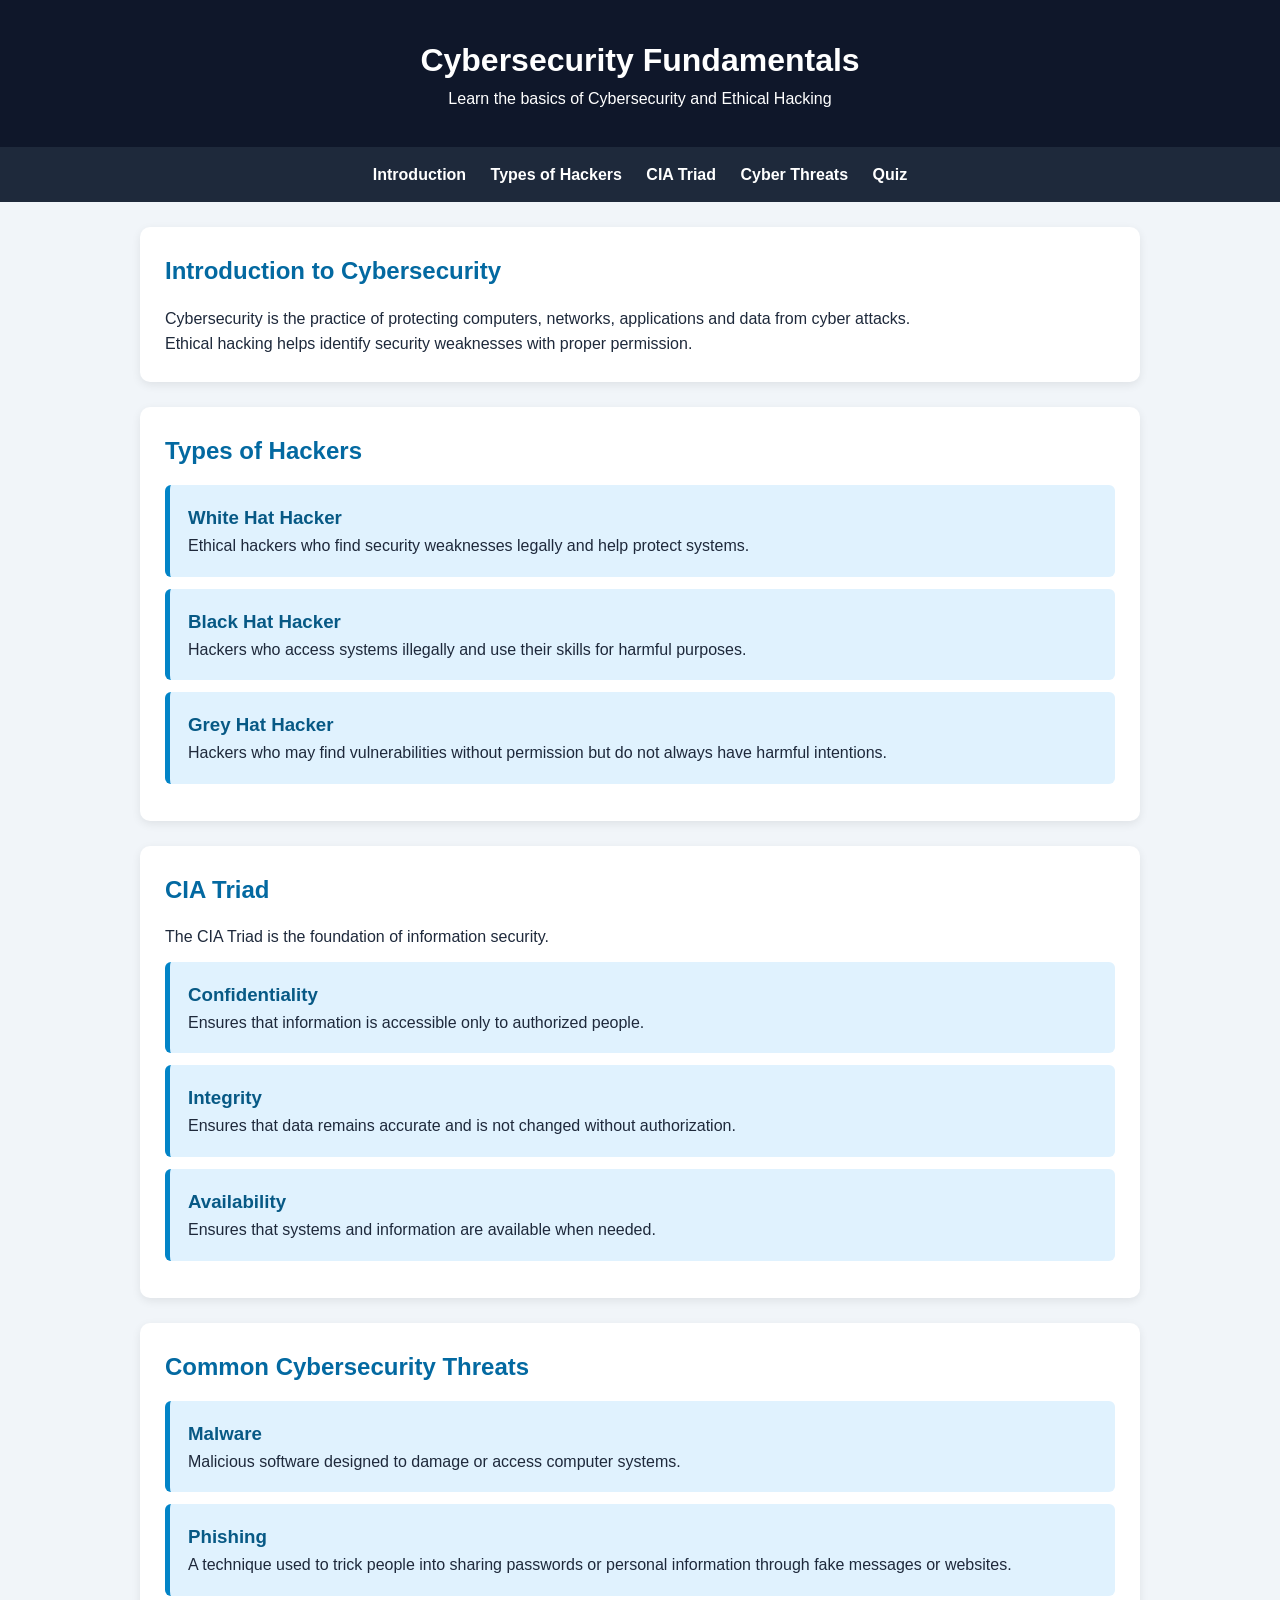
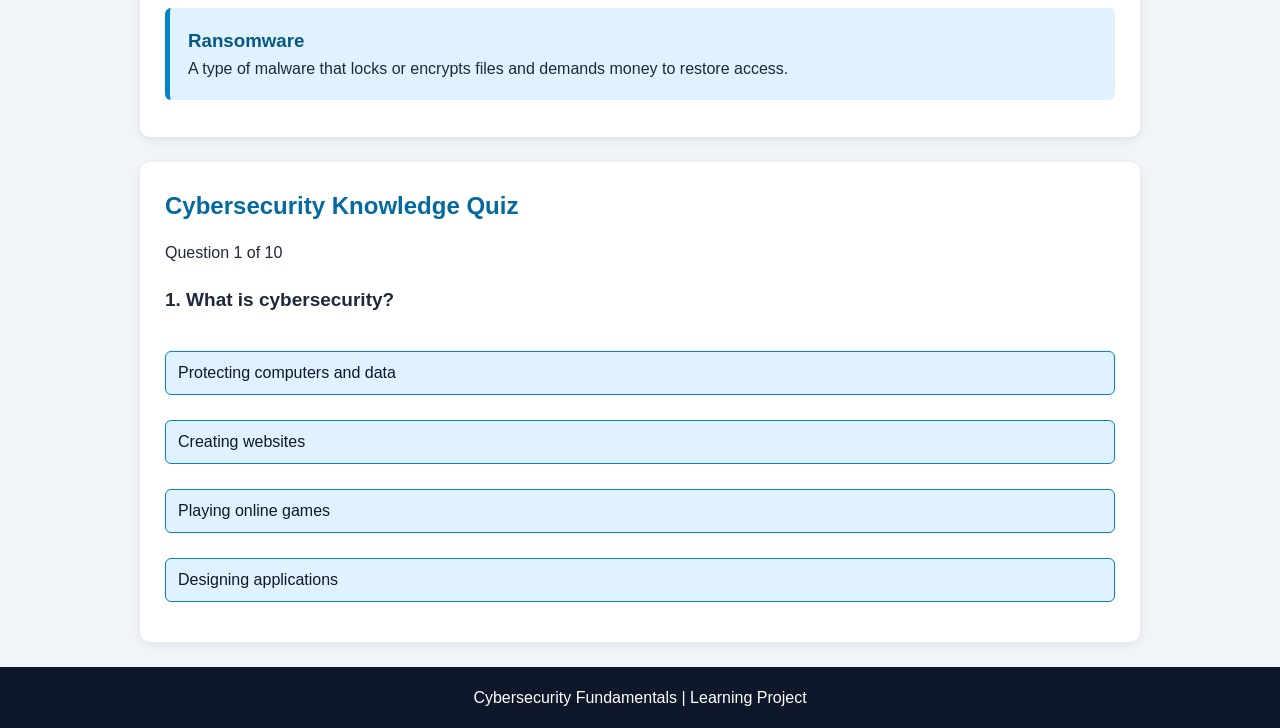
<file: CybersecurityFundamentals/index.html>
<!DOCTYPE html>
<html lang="en">

<head>
    <meta charset="UTF-8">
    <meta name="viewport" content="width=device-width, initial-scale=1.0">
    <title>Cybersecurity Fundamentals</title>
    <link rel="stylesheet" href="style.css">
</head>

<body>

    <header>
        <h1>Cybersecurity Fundamentals</h1>
        <p>Learn the basics of Cybersecurity and Ethical Hacking</p>
    </header>

    <nav>
        <a href="#intro">Introduction</a>
        <a href="#hackers">Types of Hackers</a>
        <a href="#cia">CIA Triad</a>
        <a href="#threats">Cyber Threats</a>
        <a href="#quiz">Quiz</a>
    </nav>

    <main>

        <section id="intro">
            <h2>Introduction to Cybersecurity</h2>
            <p>
                Cybersecurity is the practice of protecting computers,
                networks, applications and data from cyber attacks.
            </p>
            <p>
                Ethical hacking helps identify security weaknesses
                with proper permission.
            </p>
        </section>

        <section id="hackers">
            <h2>Types of Hackers</h2>

            <div class="card">
                <h3>White Hat Hacker</h3>
                <p>Ethical hackers who find security weaknesses legally and help protect systems.</p>
            </div>

            <div class="card">
                <h3>Black Hat Hacker</h3>
                <p>Hackers who access systems illegally and use their skills for harmful purposes.</p>
            </div>

            <div class="card">
                <h3>Grey Hat Hacker</h3>
                <p>Hackers who may find vulnerabilities without permission but do not always have harmful intentions.
                </p>
            </div>
        </section>

        <section id="cia">
            <h2>CIA Triad</h2>
            <p>The CIA Triad is the foundation of information security.</p>

            <div class="card">
                <h3>Confidentiality</h3>
                <p>Ensures that information is accessible only to authorized people.</p>
            </div>

            <div class="card">
                <h3>Integrity</h3>
                <p>Ensures that data remains accurate and is not changed without authorization.</p>
            </div>

            <div class="card">
                <h3>Availability</h3>
                <p>Ensures that systems and information are available when needed.</p>
            </div>
        </section>

        <section id="threats">
            <h2>Common Cybersecurity Threats</h2>

            <div class="card">
                <h3>Malware</h3>
                <p>Malicious software designed to damage or access computer systems.</p>
            </div>

            <div class="card">
                <h3>Phishing</h3>
                <p>A technique used to trick people into sharing passwords or personal information through fake messages
                    or websites.</p>
            </div>

            <div class="card">
                <h3>Ransomware</h3>
                <p>A type of malware that locks or encrypts files and demands money to restore access.</p>
            </div>
        </section>

        <!-- CYBERSECURITY QUIZ -->

        <section id="quiz">
            <h2>Cybersecurity Knowledge Quiz</h2>

            <p id="progress"></p>

            <p id="question"></p>

            <div id="answers"></div>

            <p id="result"></p>

            <button id="nextBtn" onclick="nextQuestion()" style="display:none;">
                Next Question
            </button>

            <button id="restartBtn" onclick="restartQuiz()" style="display:none;">
                Restart Quiz
            </button>
        </section>

    </main>

    <footer>
        <p>Cybersecurity Fundamentals | Learning Project</p>
    </footer>

    <script src="script.js"></script>

</body>

</html>
</file>
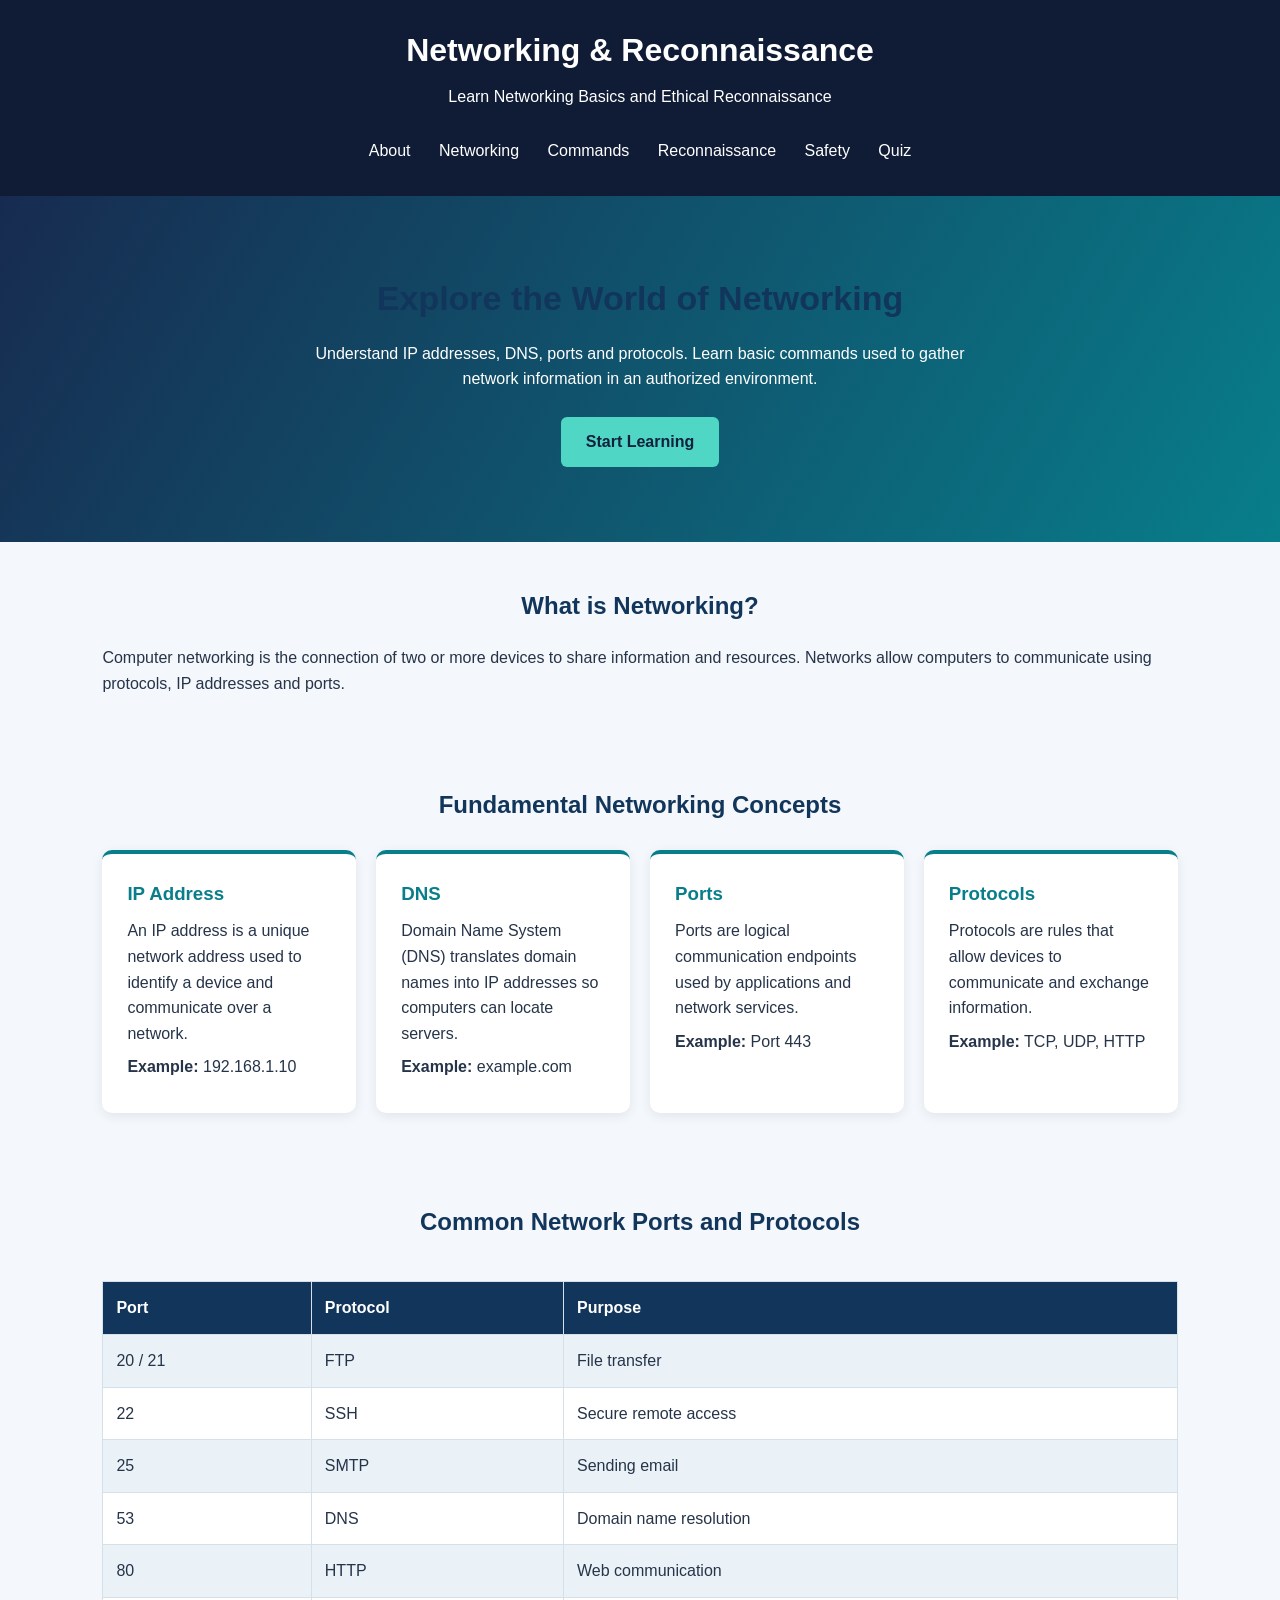
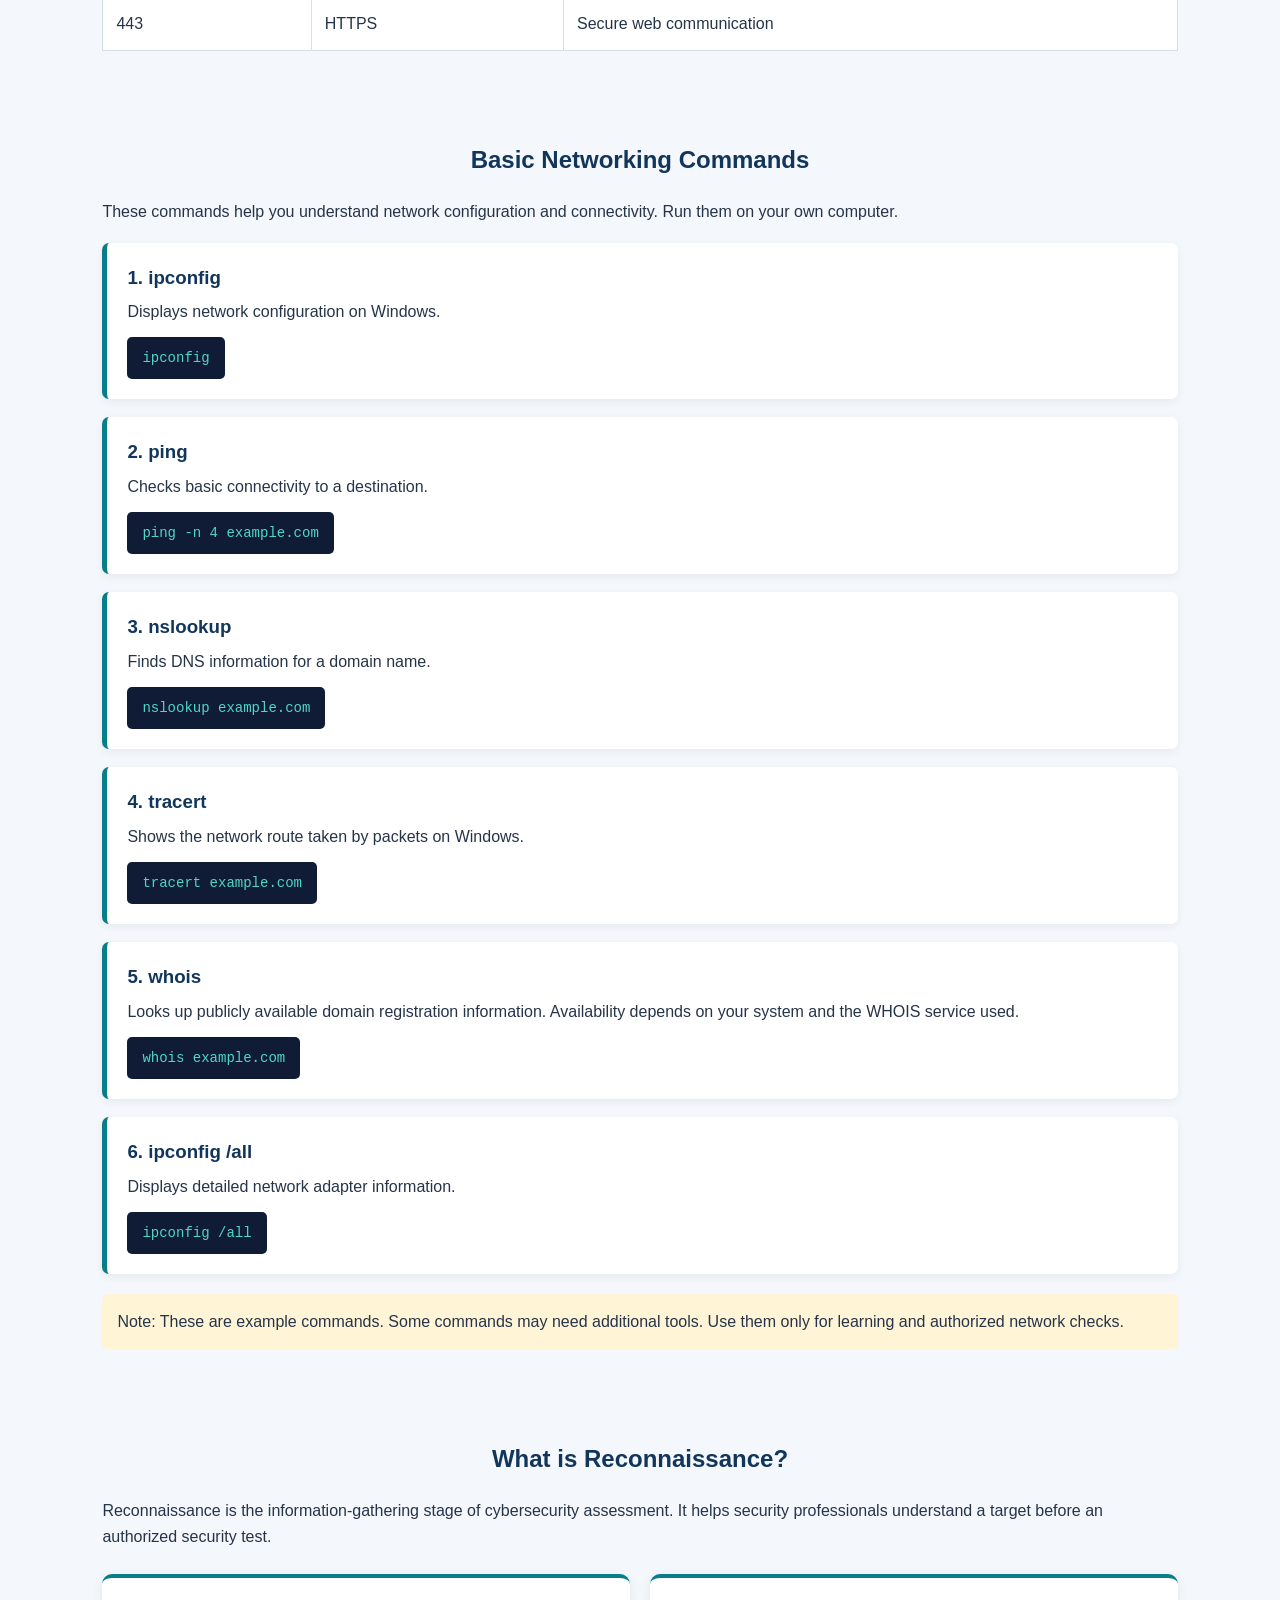
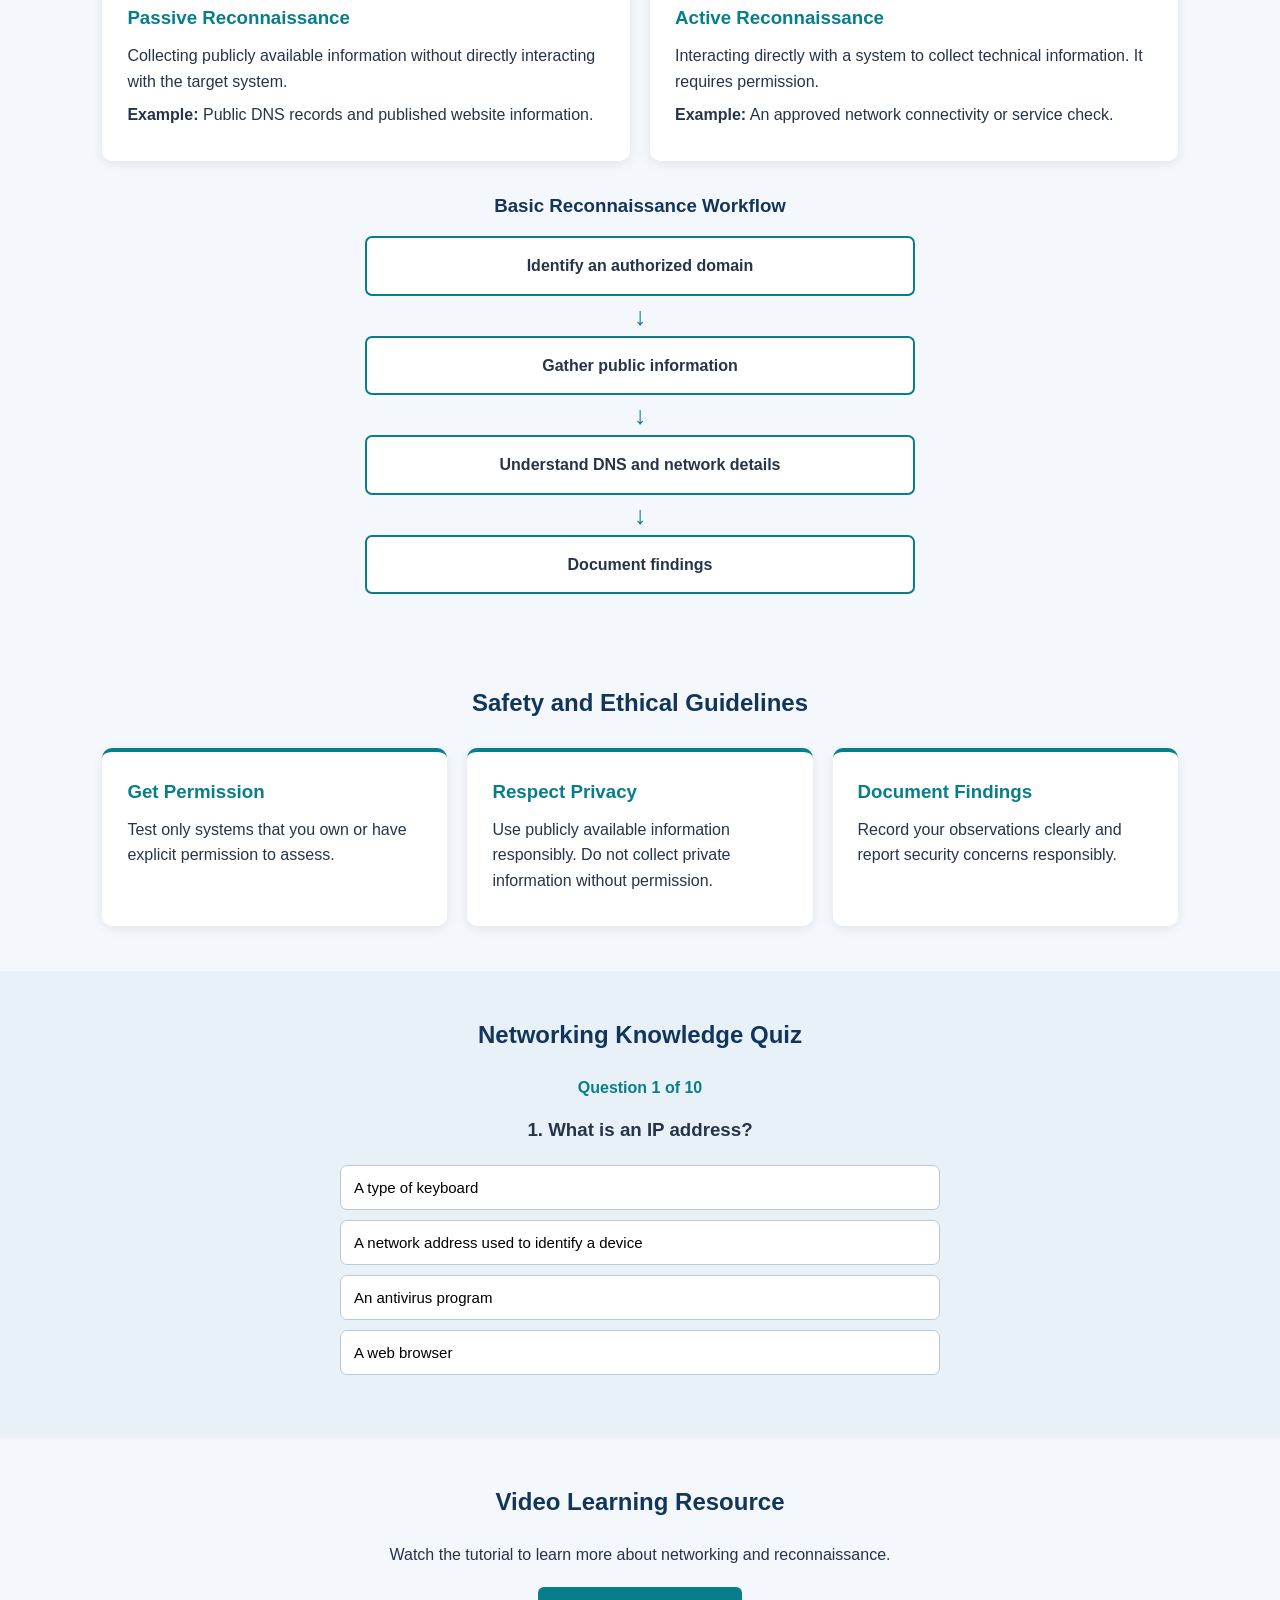
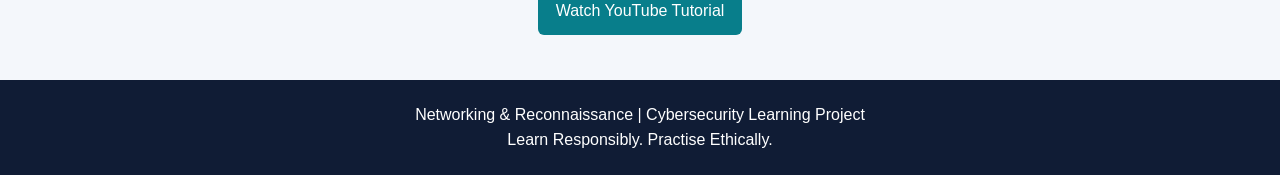
<file: NetworkingReconnaissance/index.html>
<!DOCTYPE html>
<html lang="en">
<head>
    <meta charset="UTF-8">
    <meta name="viewport" content="width=device-width, initial-scale=1.0">
    <title>Networking & Reconnaissance</title>
    <link rel="stylesheet" href="style.css">
</head>
<body>

<header>
    <h1>Networking & Reconnaissance</h1>
    <p>Learn Networking Basics and Ethical Reconnaissance</p>

    <nav>
        <a href="#about">About</a>
        <a href="#networking">Networking</a>
        <a href="#commands">Commands</a>
        <a href="#recon">Reconnaissance</a>
        <a href="#safety">Safety</a>
        <a href="#quiz">Quiz</a>
    </nav>
</header>

<section class="hero">
    <h2>Explore the World of Networking</h2>
    <p>
        Understand IP addresses, DNS, ports and protocols.
        Learn basic commands used to gather network information
        in an authorized environment.
    </p>
    <a href="#about" class="hero-btn">Start Learning</a>
</section>

<section id="about">
    <h2>What is Networking?</h2>
    <p>
        Computer networking is the connection of two or more
        devices to share information and resources. Networks
        allow computers to communicate using protocols,
        IP addresses and ports.
    </p>
</section>

<section id="networking">
    <h2>Fundamental Networking Concepts</h2>

    <div class="cards">
        <div class="card">
            <h3>IP Address</h3>
            <p>
                An IP address is a unique network address used
                to identify a device and communicate over a network.
            </p>
            <p><strong>Example:</strong> 192.168.1.10</p>
        </div>

        <div class="card">
            <h3>DNS</h3>
            <p>
                Domain Name System (DNS) translates domain names
                into IP addresses so computers can locate servers.
            </p>
            <p><strong>Example:</strong> example.com</p>
        </div>

        <div class="card">
            <h3>Ports</h3>
            <p>
                Ports are logical communication endpoints used
                by applications and network services.
            </p>
            <p><strong>Example:</strong> Port 443</p>
        </div>

        <div class="card">
            <h3>Protocols</h3>
            <p>
                Protocols are rules that allow devices to
                communicate and exchange information.
            </p>
            <p><strong>Example:</strong> TCP, UDP, HTTP</p>
        </div>
    </div>
</section>

<section id="ports">
    <h2>Common Network Ports and Protocols</h2>

    <div class="table-container">
        <table>
            <tr>
                <th>Port</th>
                <th>Protocol</th>
                <th>Purpose</th>
            </tr>
            <tr>
                <td>20 / 21</td>
                <td>FTP</td>
                <td>File transfer</td>
            </tr>
            <tr>
                <td>22</td>
                <td>SSH</td>
                <td>Secure remote access</td>
            </tr>
            <tr>
                <td>25</td>
                <td>SMTP</td>
                <td>Sending email</td>
            </tr>
            <tr>
                <td>53</td>
                <td>DNS</td>
                <td>Domain name resolution</td>
            </tr>
            <tr>
                <td>80</td>
                <td>HTTP</td>
                <td>Web communication</td>
            </tr>
            <tr>
                <td>443</td>
                <td>HTTPS</td>
                <td>Secure web communication</td>
            </tr>
        </table>
    </div>
</section>

<section id="commands">
    <h2>Basic Networking Commands</h2>
    <p>
        These commands help you understand network configuration
        and connectivity. Run them on your own computer.
    </p>

    <div class="command-card">
        <h3>1. ipconfig</h3>
        <p>Displays network configuration on Windows.</p>
        <code>ipconfig</code>
    </div>

    <div class="command-card">
        <h3>2. ping</h3>
        <p>Checks basic connectivity to a destination.</p>
        <code>ping -n 4 example.com</code>
    </div>

    <div class="command-card">
        <h3>3. nslookup</h3>
        <p>Finds DNS information for a domain name.</p>
        <code>nslookup example.com</code>
    </div>

    <div class="command-card">
        <h3>4. tracert</h3>
        <p>Shows the network route taken by packets on Windows.</p>
        <code>tracert example.com</code>
    </div>

    <div class="command-card">
        <h3>5. whois</h3>
        <p>
            Looks up publicly available domain registration
            information. Availability depends on your system
            and the WHOIS service used.
        </p>
        <code>whois example.com</code>
    </div>

    <div class="command-card">
        <h3>6. ipconfig /all</h3>
        <p>Displays detailed network adapter information.</p>
        <code>ipconfig /all</code>
    </div>

    <p class="note">
        Note: These are example commands. Some commands may need
        additional tools. Use them only for learning and
        authorized network checks.
    </p>
</section>

<section id="recon">
    <h2>What is Reconnaissance?</h2>

    <p>
        Reconnaissance is the information-gathering stage of
        cybersecurity assessment. It helps security professionals
        understand a target before an authorized security test.
    </p>

    <div class="cards">
        <div class="card">
            <h3>Passive Reconnaissance</h3>
            <p>
                Collecting publicly available information without
                directly interacting with the target system.
            </p>
            <p><strong>Example:</strong> Public DNS records and
            published website information.</p>
        </div>

        <div class="card">
            <h3>Active Reconnaissance</h3>
            <p>
                Interacting directly with a system to collect
                technical information. It requires permission.
            </p>
            <p><strong>Example:</strong> An approved network
            connectivity or service check.</p>
        </div>
    </div>

    <h3 class="subheading">Basic Reconnaissance Workflow</h3>

    <div class="workflow">
        <div>Identify an authorized domain</div>
        <span>↓</span>
        <div>Gather public information</div>
        <span>↓</span>
        <div>Understand DNS and network details</div>
        <span>↓</span>
        <div>Document findings</div>
    </div>
</section>

<section id="safety">
    <h2>Safety and Ethical Guidelines</h2>

    <div class="cards">
        <div class="card">
            <h3>Get Permission</h3>
            <p>
                Test only systems that you own or have explicit
                permission to assess.
            </p>
        </div>

        <div class="card">
            <h3>Respect Privacy</h3>
            <p>
                Use publicly available information responsibly.
                Do not collect private information without permission.
            </p>
        </div>

        <div class="card">
            <h3>Document Findings</h3>
            <p>
                Record your observations clearly and report
                security concerns responsibly.
            </p>
        </div>
    </div>
</section>

<section id="quiz">
    <h2>Networking Knowledge Quiz</h2>

    <p id="progress"></p>
    <h3 id="question"></h3>

    <div id="answers"></div>

    <p id="result"></p>

    <button id="nextBtn" onclick="nextQuestion()" hidden>
        Next Question
    </button>

    <button id="restartBtn" onclick="restartQuiz()" hidden>
        Restart Quiz
    </button>
</section>

<section class="video">
    <h2>Video Learning Resource</h2>
    <p>Watch the tutorial to learn more about networking and reconnaissance.</p>

    <a href="https://www.youtube.com/watch?v=nAZ4HmFbKT8"
       target="_blank" rel="noopener">
        Watch YouTube Tutorial
    </a>
</section>

<footer>
    <p>Networking & Reconnaissance | Cybersecurity Learning Project</p>
    <p>Learn Responsibly. Practise Ethically.</p>
</footer>

<script src="script.js"></script>
</body>
</html>
</file>
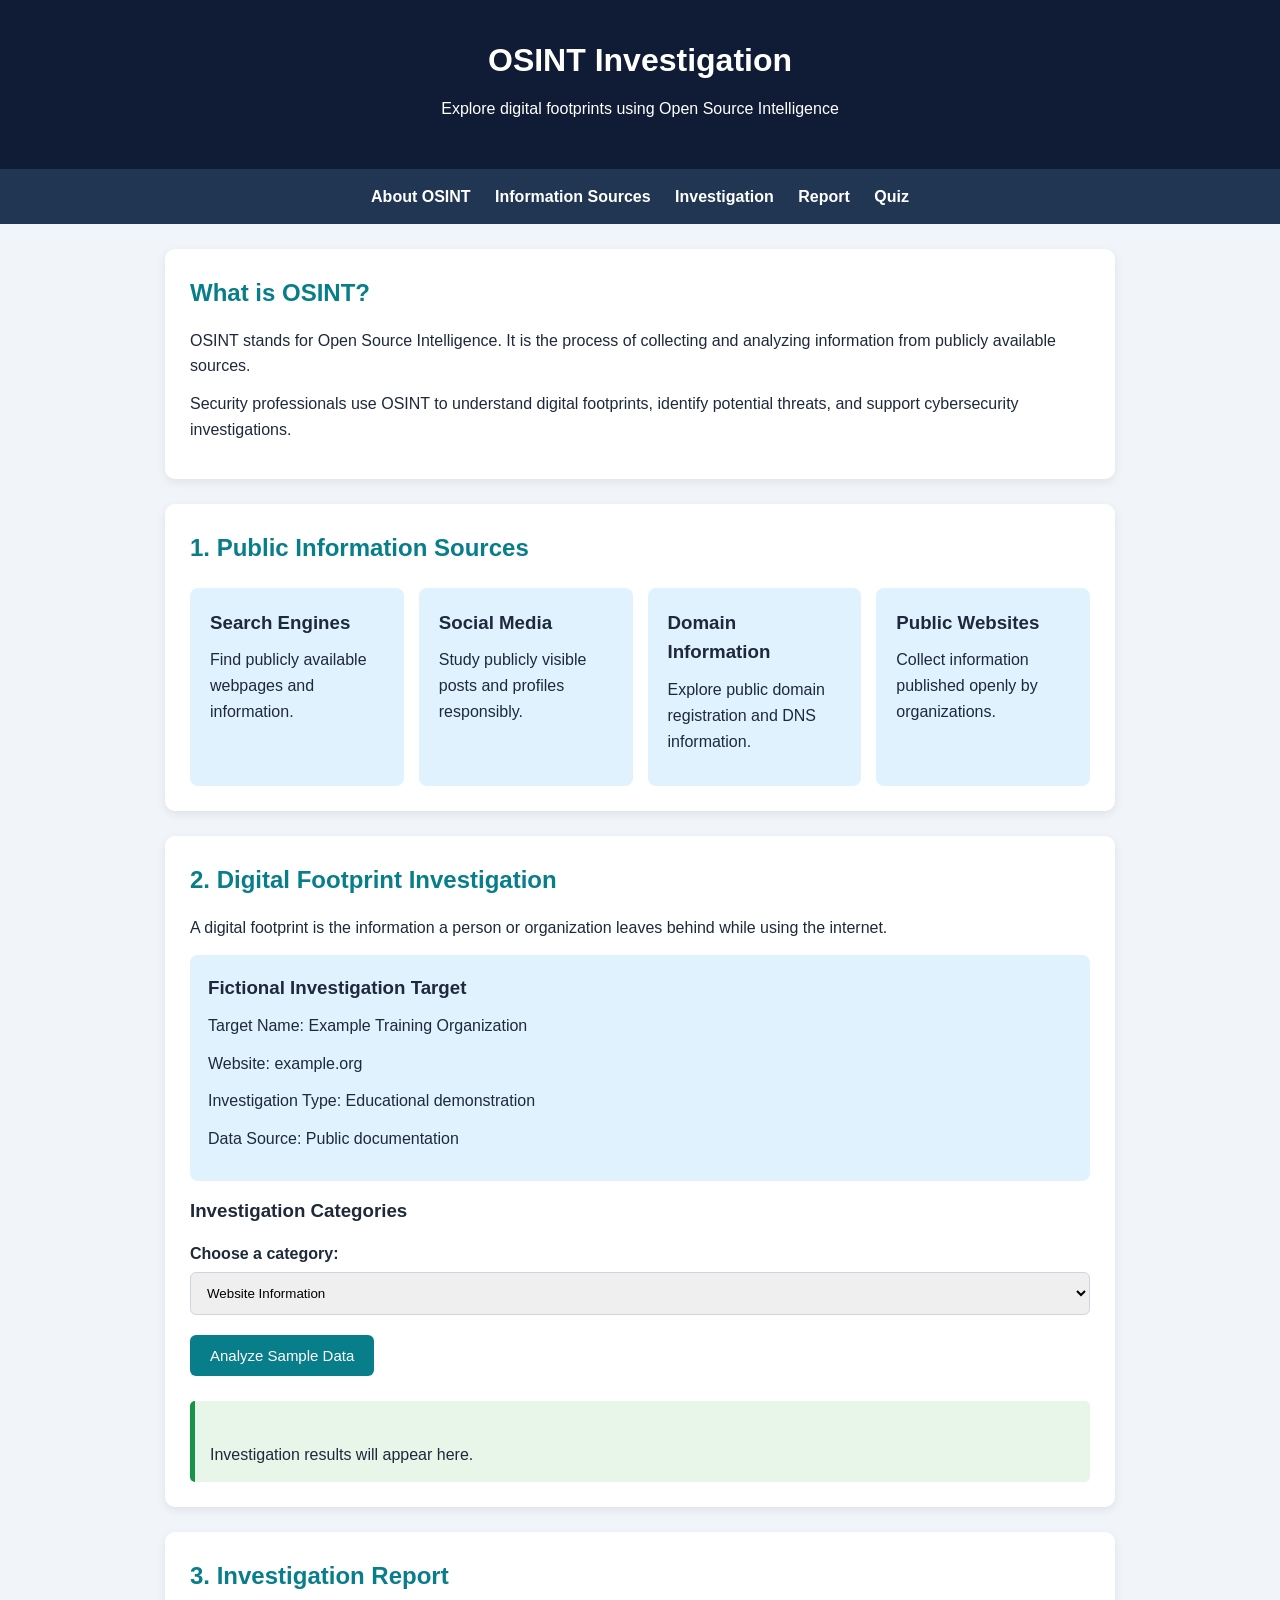
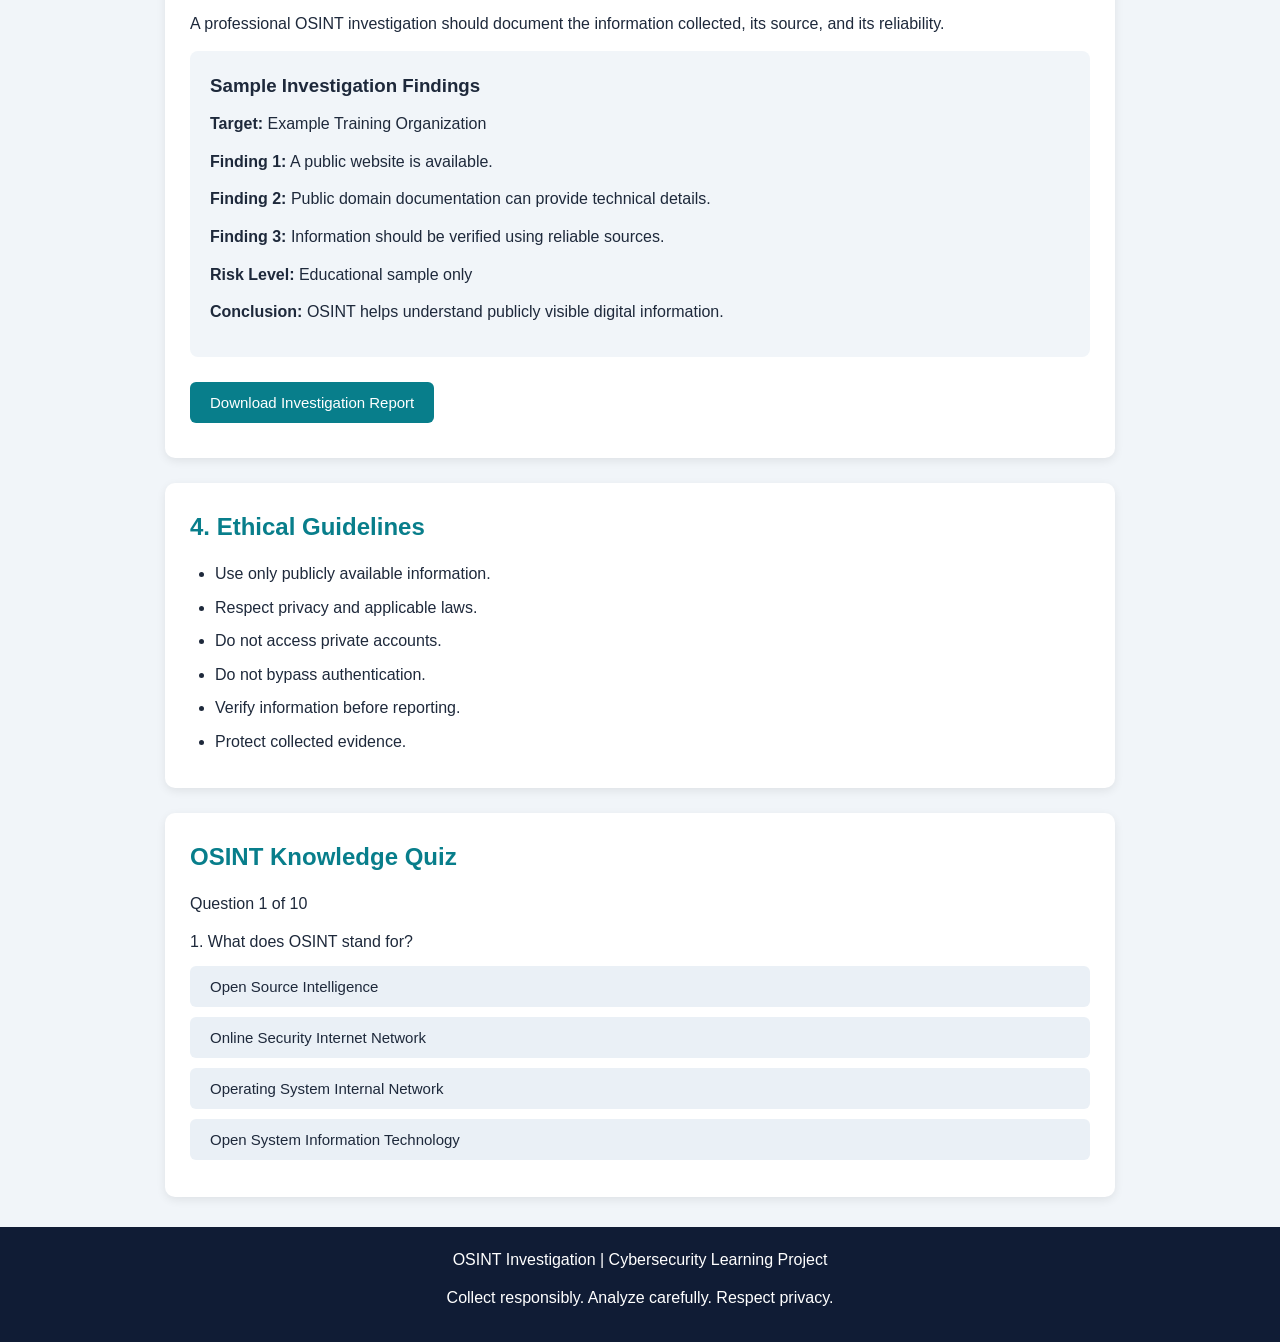
<file: OSINTInvestigation/index.html>
<!DOCTYPE html>
<html lang="en">

<head>
    <meta charset="UTF-8">
    <meta name="viewport" content="width=device-width, initial-scale=1.0">
    <title>OSINT Investigation</title>
    <link rel="stylesheet" href="style.css">
</head>

<body>

    <header>
        <h1>OSINT Investigation</h1>
        <p>Explore digital footprints using Open Source Intelligence</p>
    </header>

    <nav>
        <a href="#about">About OSINT</a>
        <a href="#sources">Information Sources</a>
        <a href="#investigation">Investigation</a>
        <a href="#report">Report</a>
        <a href="#quiz">Quiz</a>
    </nav>

    <section id="about">
        <h2>What is OSINT?</h2>
        <p>
            OSINT stands for Open Source Intelligence.
            It is the process of collecting and analyzing
            information from publicly available sources.
        </p>

        <p>
            Security professionals use OSINT to understand
            digital footprints, identify potential threats,
            and support cybersecurity investigations.
        </p>
    </section>

    <section id="sources">
        <h2>1. Public Information Sources</h2>

        <div class="cards">
            <div class="card">
                <h3>Search Engines</h3>
                <p>Find publicly available webpages and information.</p>
            </div>

            <div class="card">
                <h3>Social Media</h3>
                <p>Study publicly visible posts and profiles responsibly.</p>
            </div>

            <div class="card">
                <h3>Domain Information</h3>
                <p>Explore public domain registration and DNS information.</p>
            </div>

            <div class="card">
                <h3>Public Websites</h3>
                <p>Collect information published openly by organizations.</p>
            </div>
        </div>
    </section>

    <section id="investigation">
        <h2>2. Digital Footprint Investigation</h2>

        <p>
            A digital footprint is the information a person
            or organization leaves behind while using the internet.
        </p>

        <div class="info">
            <h3>Fictional Investigation Target</h3>
            <p>Target Name: Example Training Organization</p>
            <p>Website: example.org</p>
            <p>Investigation Type: Educational demonstration</p>
            <p>Data Source: Public documentation</p>
        </div>

        <h3>Investigation Categories</h3>

        <label for="category">Choose a category:</label>

        <select id="category">
            <option value="website">Website Information</option>
            <option value="domain">Domain Information</option>
            <option value="social">Public Social Media</option>
            <option value="security">Security Information</option>
        </select>

        <button onclick="investigate()">Analyze Sample Data</button>

        <div id="investigationResult" class="result">
            Investigation results will appear here.
        </div>
    </section>

    <section id="report">
        <h2>3. Investigation Report</h2>

        <p>
            A professional OSINT investigation should document
            the information collected, its source, and its reliability.
        </p>

        <div class="report">
            <h3>Sample Investigation Findings</h3>

            <p><strong>Target:</strong> Example Training Organization</p>

            <p><strong>Finding 1:</strong>
                A public website is available.</p>

            <p><strong>Finding 2:</strong>
                Public domain documentation can provide technical details.</p>

            <p><strong>Finding 3:</strong>
                Information should be verified using reliable sources.</p>

            <p><strong>Risk Level:</strong> Educational sample only</p>

            <p><strong>Conclusion:</strong>
                OSINT helps understand publicly visible digital information.</p>
        </div>

        <button onclick="downloadReport()">Download Investigation Report</button>
    </section>

    <section id="safety">
        <h2>4. Ethical Guidelines</h2>

        <ul>
            <li>Use only publicly available information.</li>
            <li>Respect privacy and applicable laws.</li>
            <li>Do not access private accounts.</li>
            <li>Do not bypass authentication.</li>
            <li>Verify information before reporting.</li>
            <li>Protect collected evidence.</li>
        </ul>
    </section>

    <section id="quiz">
        <h2>OSINT Knowledge Quiz</h2>

        <p id="progress"></p>
        <p id="question"></p>

        <div id="options"></div>

        <p id="result"></p>

        <button id="nextBtn" onclick="nextQuestion()">Next Question</button>

        <button id="restartBtn" onclick="restartQuiz()" style="display:none;">
            Restart Quiz
        </button>
    </section>

    <footer>
        <p>OSINT Investigation | Cybersecurity Learning Project</p>
        <p>Collect responsibly. Analyze carefully. Respect privacy.</p>
    </footer>

    <script src="script.js"></script>
</body>

</html>
</file>
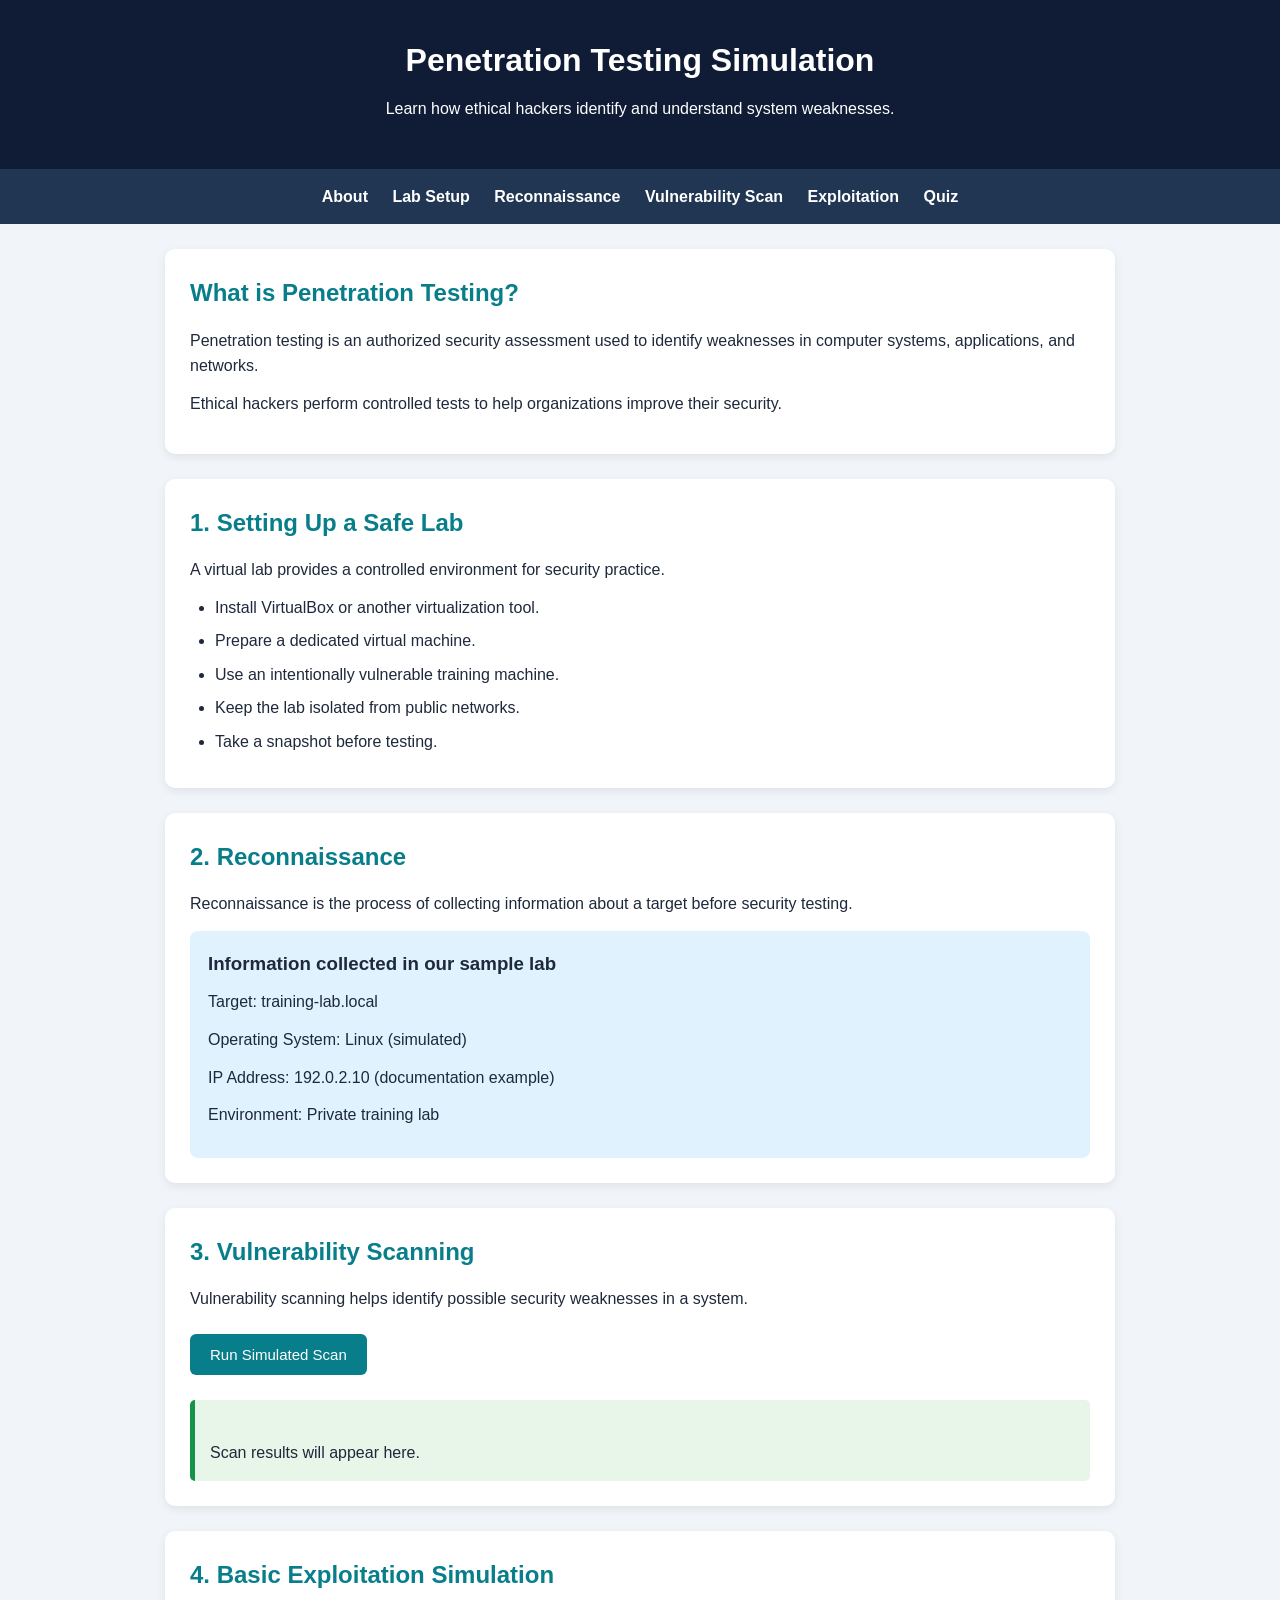
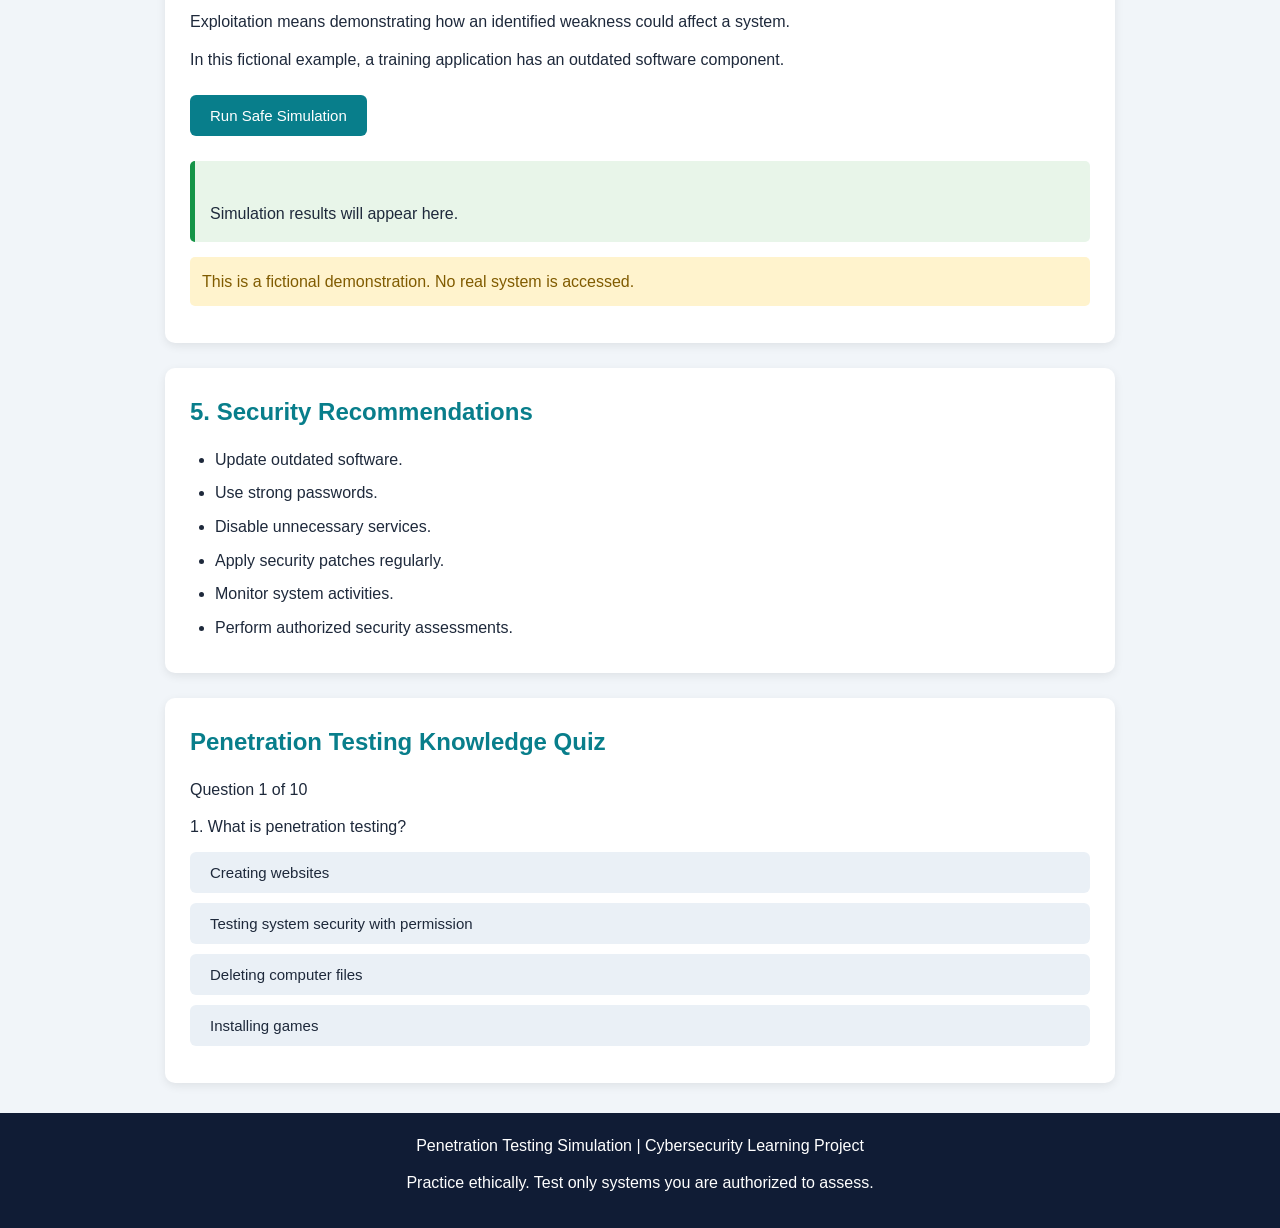
<file: PenetrationTestingSimulation/index.html>
<!DOCTYPE html>
<html lang="en">

<head>
    <meta charset="UTF-8">
    <meta name="viewport" content="width=device-width, initial-scale=1.0">
    <title>Penetration Testing Simulation</title>
    <link rel="stylesheet" href="style.css">
</head>

<body>

    <header>
        <h1>Penetration Testing Simulation</h1>
        <p>Learn how ethical hackers identify and understand system weaknesses.</p>
    </header>

    <nav>
        <a href="#about">About</a>
        <a href="#lab">Lab Setup</a>
        <a href="#recon">Reconnaissance</a>
        <a href="#scan">Vulnerability Scan</a>
        <a href="#exploit">Exploitation</a>
        <a href="#quiz">Quiz</a>
    </nav>

    <section id="about">
        <h2>What is Penetration Testing?</h2>
        <p>
            Penetration testing is an authorized security assessment
            used to identify weaknesses in computer systems,
            applications, and networks.
        </p>
        <p>
            Ethical hackers perform controlled tests to help
            organizations improve their security.
        </p>
    </section>

    <section id="lab">
        <h2>1. Setting Up a Safe Lab</h2>
        <p>A virtual lab provides a controlled environment for security practice.</p>
        <ul>
            <li>Install VirtualBox or another virtualization tool.</li>
            <li>Prepare a dedicated virtual machine.</li>
            <li>Use an intentionally vulnerable training machine.</li>
            <li>Keep the lab isolated from public networks.</li>
            <li>Take a snapshot before testing.</li>
        </ul>
    </section>

    <section id="recon">
        <h2>2. Reconnaissance</h2>
        <p>
            Reconnaissance is the process of collecting information
            about a target before security testing.
        </p>

        <div class="info">
            <h3>Information collected in our sample lab</h3>
            <p>Target: training-lab.local</p>
            <p>Operating System: Linux (simulated)</p>
            <p>IP Address: 192.0.2.10 (documentation example)</p>
            <p>Environment: Private training lab</p>
        </div>
    </section>

    <section id="scan">
        <h2>3. Vulnerability Scanning</h2>
        <p>
            Vulnerability scanning helps identify possible security
            weaknesses in a system.
        </p>

        <button onclick="runScan()">Run Simulated Scan</button>
        <div id="scanResult" class="result">
            Scan results will appear here.
        </div>
    </section>

    <section id="exploit">
        <h2>4. Basic Exploitation Simulation</h2>
        <p>
            Exploitation means demonstrating how an identified
            weakness could affect a system.
        </p>

        <p>
            In this fictional example, a training application has
            an outdated software component.
        </p>

        <button onclick="simulateExploit()">Run Safe Simulation</button>
        <div id="exploitResult" class="result">
            Simulation results will appear here.
        </div>

        <p class="warning">
            This is a fictional demonstration. No real system is accessed.
        </p>
    </section>

    <section id="recommendations">
        <h2>5. Security Recommendations</h2>
        <ul>
            <li>Update outdated software.</li>
            <li>Use strong passwords.</li>
            <li>Disable unnecessary services.</li>
            <li>Apply security patches regularly.</li>
            <li>Monitor system activities.</li>
            <li>Perform authorized security assessments.</li>
        </ul>
    </section>

    <section id="quiz">
        <h2>Penetration Testing Knowledge Quiz</h2>
        <p id="progress"></p>
        <p id="question"></p>
        <div id="options"></div>
        <p id="result"></p>

        <button id="nextBtn" onclick="nextQuestion()">Next Question</button>
        <button id="restartBtn" onclick="restartQuiz()" style="display:none;">
            Restart Quiz
        </button>
    </section>

    <footer>
        <p>Penetration Testing Simulation | Cybersecurity Learning Project</p>
        <p>Practice ethically. Test only systems you are authorized to assess.</p>
    </footer>

    <script src="script.js"></script>
</body>

</html>
</file>
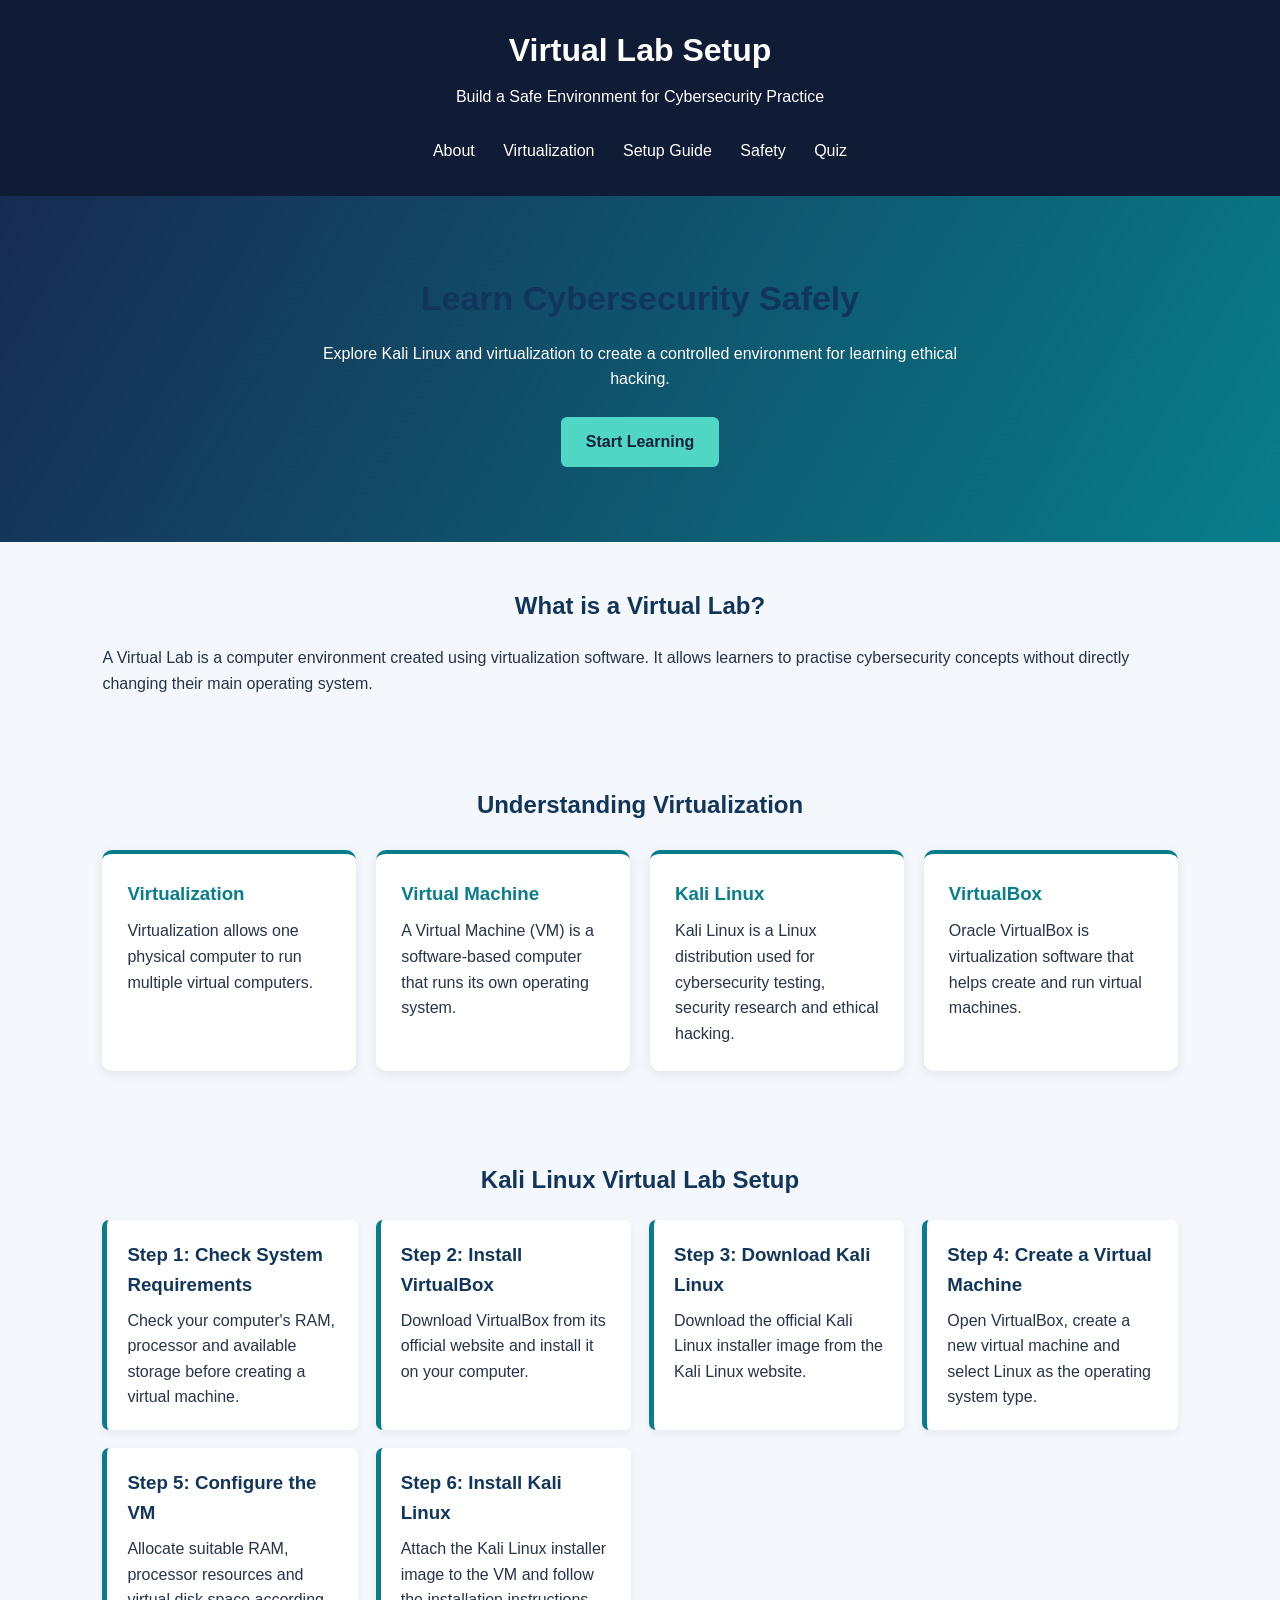
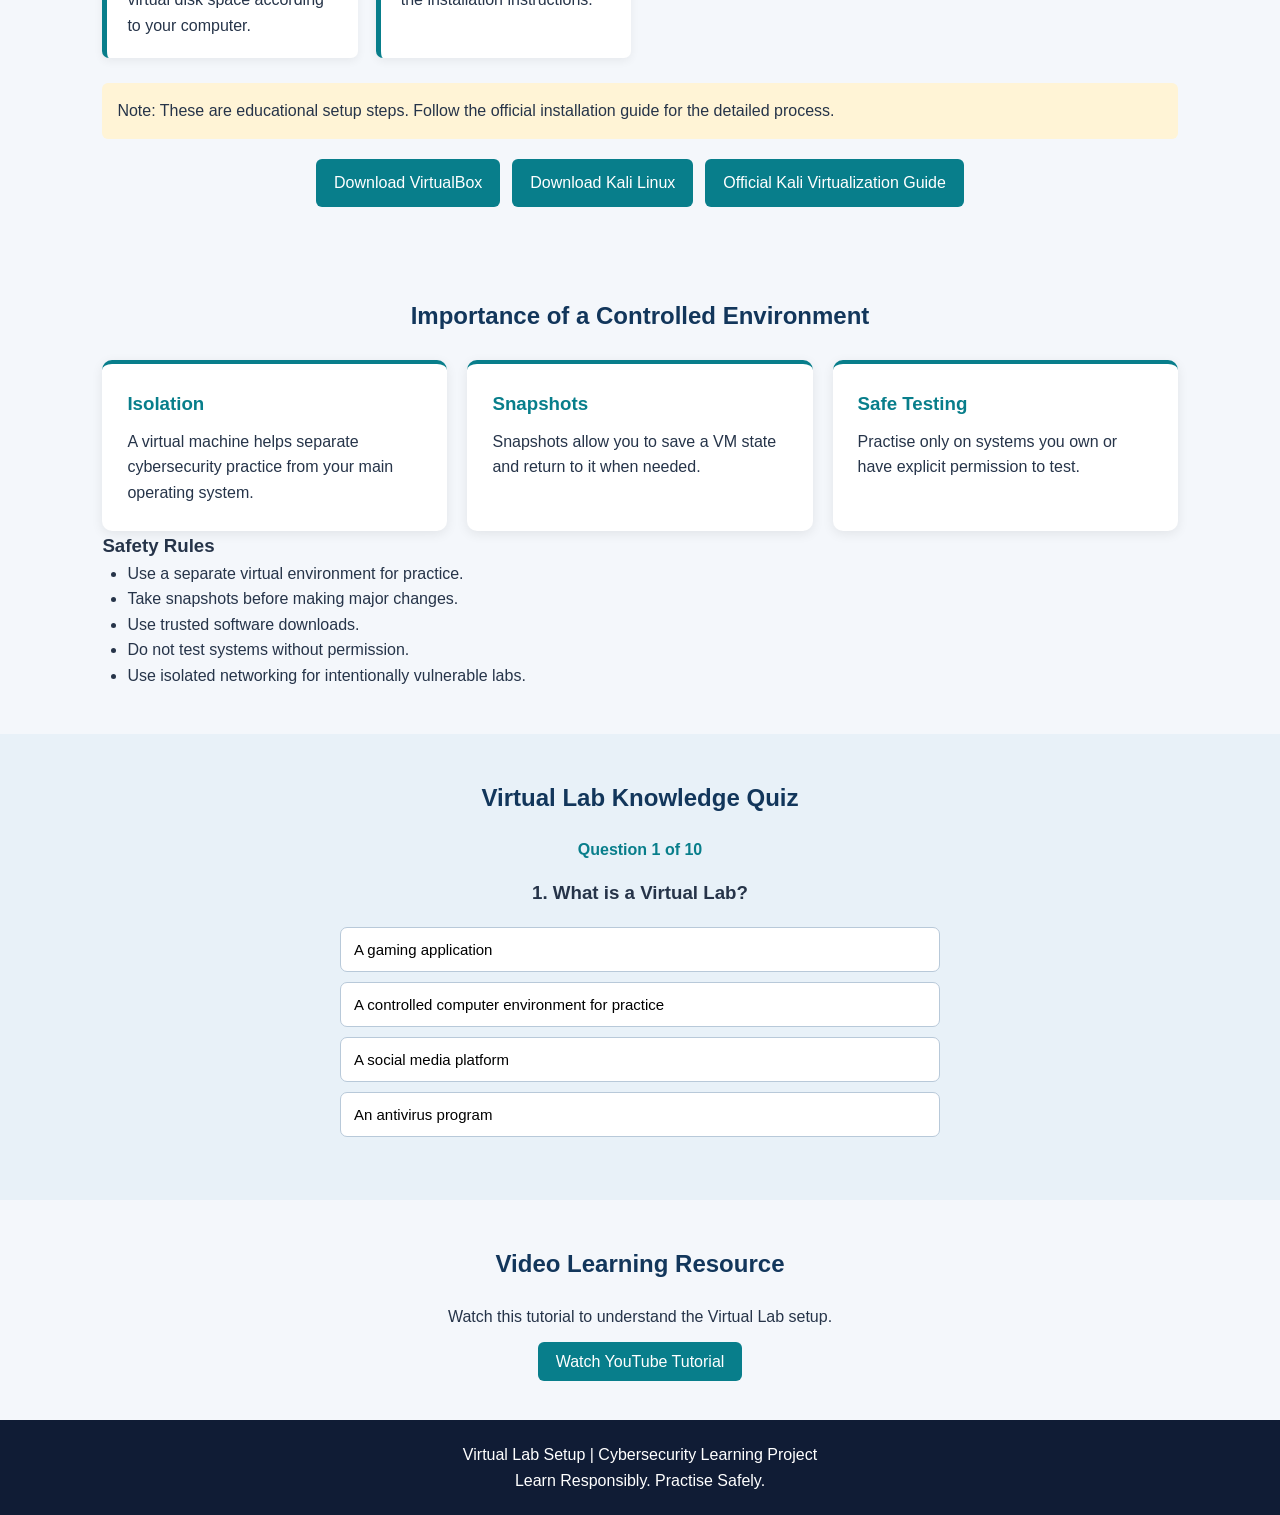
<file: VirtualLabSetup/index.html>
<!DOCTYPE html>
<html lang="en">

<head>
    <meta charset="UTF-8">
    <meta name="viewport" content="width=device-width, initial-scale=1.0">
    <title>Virtual Lab Setup | Cybersecurity</title>
    <link rel="stylesheet" href="style.css">
</head>

<body>

    <header>
        <h1>Virtual Lab Setup</h1>
        <p>Build a Safe Environment for Cybersecurity Practice</p>

        <nav>
            <a href="#about">About</a>
            <a href="#virtualization">Virtualization</a>
            <a href="#setup">Setup Guide</a>
            <a href="#safety">Safety</a>
            <a href="#quiz">Quiz</a>
        </nav>
    </header>

    <section class="hero">
        <h2>Learn Cybersecurity Safely</h2>
        <p>
            Explore Kali Linux and virtualization to create a controlled
            environment for learning ethical hacking.
        </p>
        <a class="hero-btn" href="#about">Start Learning</a>
    </section>

    <section id="about">
        <h2>What is a Virtual Lab?</h2>
        <p>
            A Virtual Lab is a computer environment created using
            virtualization software. It allows learners to practise
            cybersecurity concepts without directly changing their
            main operating system.
        </p>
    </section>

    <section id="virtualization">
        <h2>Understanding Virtualization</h2>

        <div class="cards">
            <div class="card">
                <h3>Virtualization</h3>
                <p>
                    Virtualization allows one physical computer to run
                    multiple virtual computers.
                </p>
            </div>

            <div class="card">
                <h3>Virtual Machine</h3>
                <p>
                    A Virtual Machine (VM) is a software-based computer
                    that runs its own operating system.
                </p>
            </div>

            <div class="card">
                <h3>Kali Linux</h3>
                <p>
                    Kali Linux is a Linux distribution used for
                    cybersecurity testing, security research and
                    ethical hacking.
                </p>
            </div>

            <div class="card">
                <h3>VirtualBox</h3>
                <p>
                    Oracle VirtualBox is virtualization software
                    that helps create and run virtual machines.
                </p>
            </div>
        </div>
    </section>

    <section id="setup">
        <h2>Kali Linux Virtual Lab Setup</h2>

        <div class="steps">
            <div class="step">
                <h3>Step 1: Check System Requirements</h3>
                <p>
                    Check your computer's RAM, processor and available
                    storage before creating a virtual machine.
                </p>
            </div>

            <div class="step">
                <h3>Step 2: Install VirtualBox</h3>
                <p>
                    Download VirtualBox from its official website
                    and install it on your computer.
                </p>
            </div>

            <div class="step">
                <h3>Step 3: Download Kali Linux</h3>
                <p>
                    Download the official Kali Linux installer image
                    from the Kali Linux website.
                </p>
            </div>

            <div class="step">
                <h3>Step 4: Create a Virtual Machine</h3>
                <p>
                    Open VirtualBox, create a new virtual machine
                    and select Linux as the operating system type.
                </p>
            </div>

            <div class="step">
                <h3>Step 5: Configure the VM</h3>
                <p>
                    Allocate suitable RAM, processor resources and
                    virtual disk space according to your computer.
                </p>
            </div>

            <div class="step">
                <h3>Step 6: Install Kali Linux</h3>
                <p>
                    Attach the Kali Linux installer image to the VM
                    and follow the installation instructions.
                </p>
            </div>
        </div>

        <p class="note">
            Note: These are educational setup steps. Follow the
            official installation guide for the detailed process.
        </p>

        <div class="resource-links">
            <a href="https://www.virtualbox.org/wiki/Downloads" target="_blank" rel="noopener">
                Download VirtualBox
            </a>

            <a href="https://www.kali.org/get-kali/" target="_blank" rel="noopener">
                Download Kali Linux
            </a>

            <a href="https://www.kali.org/docs/virtualization/" target="_blank" rel="noopener">
                Official Kali Virtualization Guide
            </a>
        </div>
    </section>

    <section id="safety">
        <h2>Importance of a Controlled Environment</h2>

        <div class="cards">
            <div class="card">
                <h3>Isolation</h3>
                <p>
                    A virtual machine helps separate cybersecurity
                    practice from your main operating system.
                </p>
            </div>

            <div class="card">
                <h3>Snapshots</h3>
                <p>
                    Snapshots allow you to save a VM state and
                    return to it when needed.
                </p>
            </div>

            <div class="card">
                <h3>Safe Testing</h3>
                <p>
                    Practise only on systems you own or have
                    explicit permission to test.
                </p>
            </div>
        </div>

        <h3>Safety Rules</h3>
        <ul>
            <li>Use a separate virtual environment for practice.</li>
            <li>Take snapshots before making major changes.</li>
            <li>Use trusted software downloads.</li>
            <li>Do not test systems without permission.</li>
            <li>Use isolated networking for intentionally vulnerable labs.</li>
        </ul>
    </section>

    <section id="quiz">
        <h2>Virtual Lab Knowledge Quiz</h2>

        <p id="progress"></p>
        <h3 id="question"></h3>

        <div id="answers"></div>

        <p id="result"></p>

        <button id="nextBtn" onclick="nextQuestion()" hidden>
            Next Question
        </button>

        <button id="restartBtn" onclick="restartQuiz()" hidden>
            Restart Quiz
        </button>
    </section>

    <section class="video">
        <h2>Video Learning Resource</h2>
        <p>Watch this tutorial to understand the Virtual Lab setup.</p>

        <a href="https://www.youtube.com/watch?v=fAwJgwIuFHI" target="_blank" rel="noopener">
            Watch YouTube Tutorial
        </a>
    </section>

    <footer>
        <p>Virtual Lab Setup | Cybersecurity Learning Project</p>
        <p>Learn Responsibly. Practise Safely.</p>
    </footer>

    <script src="script.js"></script>
</body>

</html>
</file>
<file: CybersecurityFundamentals/style.css>
* {
    margin: 0;
    padding: 0;
    box-sizing: border-box;
}

body {
    font-family: Arial, sans-serif;
    background-color: #f1f5f9;
    color: #1e293b;
    line-height: 1.6;
}

header {
    background-color: #0f172a;
    color: white;
    text-align: center;
    padding: 35px 15px;
}

header h1 {
    font-size: 32px;
}

nav {
    background-color: #1e293b;
    text-align: center;
    padding: 15px;
}

nav a {
    color: white;
    text-decoration: none;
    margin: 10px;
    font-weight: bold;
}

nav a:hover {
    color: #38bdf8;
}

main {
    width: 90%;
    max-width: 1000px;
    margin: 25px auto;
}

section {
    background-color: white;
    padding: 25px;
    margin-bottom: 25px;
    border-radius: 10px;
    box-shadow: 0 3px 10px rgba(0, 0, 0, 0.08);
}

h2 {
    color: #0369a1;
    margin-bottom: 15px;
}

.card {
    background-color: #e0f2fe;
    padding: 18px;
    margin: 12px 0;
    border-left: 5px solid #0284c7;
    border-radius: 6px;
}

.card h3 {
    color: #075985;
}

#question {
    font-size: 19px;
    font-weight: bold;
    margin: 20px 0;
}

#answers {
    display: flex;
    flex-direction: column;
    gap: 10px;
}

.answer-btn {
    background-color: #e0f2fe;
    color: #0f172a;
    border: 1px solid #0284c7;
    padding: 12px;
    border-radius: 6px;
    cursor: pointer;
    text-align: left;
    font-size: 16px;
}

.answer-btn:hover:not(:disabled) {
    background-color: #bae6fd;
}

.answer-btn:disabled {
    cursor: not-allowed;
    opacity: 0.8;
}

.correct {
    background-color: #bbf7d0;
    border-color: #16a34a;
}

.wrong {
    background-color: #fecaca;
    border-color: #dc2626;
}

button {
    background-color: #0369a1;
    color: white;
    border: none;
    padding: 12px 20px;
    margin-top: 15px;
    border-radius: 6px;
    cursor: pointer;
    font-size: 15px;
}

button:hover {
    background-color: #075985;
}

#result {
    font-weight: bold;
    margin-top: 15px;
}

footer {
    background-color: #0f172a;
    color: white;
    text-align: center;
    padding: 18px;
}

@media (max-width: 600px) {
    header h1 {
        font-size: 24px;
    }

    nav a {
        display: inline-block;
        margin: 5px;
    }

    main {
        width: 95%;
    }
}
</file>
<file: NetworkingReconnaissance/style.css>
* {
    margin: 0;
    padding: 0;
    box-sizing: border-box;
}

html {
    scroll-behavior: smooth;
}

body {
    font-family: Arial, sans-serif;
    background: #f4f7fb;
    color: #263449;
    line-height: 1.6;
}

header {
    background: #101c35;
    color: white;
    text-align: center;
    padding: 25px 15px;
}

header h1 {
    font-size: 32px;
    margin-bottom: 8px;
}

nav {
    margin-top: 20px;
}

nav a {
    color: white;
    text-decoration: none;
    margin: 8px 12px;
    display: inline-block;
}

nav a:hover {
    color: #50d6c5;
}

.hero {
    background: linear-gradient(120deg, #172b50, #087e8b);
    color: white;
    text-align: center;
    padding: 75px 20px;
}

.hero h2 {
    font-size: 34px;
    margin-bottom: 15px;
}

.hero p {
    max-width: 700px;
    margin: 0 auto 25px;
}

.hero-btn {
    display: inline-block;
    background: #50d6c5;
    color: #10213b;
    text-decoration: none;
    padding: 12px 25px;
    border-radius: 6px;
    font-weight: bold;
}

section {
    padding: 45px 8%;
}

section h2 {
    color: #12365b;
    margin-bottom: 20px;
    text-align: center;
}

.cards {
    display: grid;
    grid-template-columns: repeat(auto-fit, minmax(220px, 1fr));
    gap: 20px;
    margin-top: 25px;
}

.card {
    background: white;
    padding: 25px;
    border-radius: 10px;
    box-shadow: 0 3px 12px rgba(0, 0, 0, 0.08);
    border-top: 4px solid #087e8b;
}

.card h3 {
    color: #087e8b;
    margin-bottom: 10px;
}

.card p {
    margin-bottom: 8px;
}

.table-container {
    overflow-x: auto;
}

table {
    width: 100%;
    border-collapse: collapse;
    background: white;
    margin-top: 20px;
}

th,
td {
    border: 1px solid #d5e0e8;
    padding: 13px;
    text-align: left;
}

th {
    background: #12365b;
    color: white;
}

tr:nth-child(even) {
    background: #eaf2f7;
}

.command-card {
    background: white;
    padding: 20px;
    margin: 18px 0;
    border-left: 5px solid #087e8b;
    border-radius: 7px;
    box-shadow: 0 3px 10px rgba(0, 0, 0, 0.06);
}

.command-card h3 {
    color: #12365b;
    margin-bottom: 7px;
}

.command-card code {
    display: inline-block;
    background: #101c35;
    color: #50d6c5;
    padding: 10px 15px;
    margin-top: 12px;
    border-radius: 5px;
    font-size: 14px;
}

.note {
    background: #fff4d6;
    padding: 15px;
    margin-top: 20px;
    border-radius: 6px;
}

.subheading {
    text-align: center;
    color: #12365b;
    margin: 30px 0 15px;
}

.workflow {
    max-width: 550px;
    margin: auto;
    text-align: center;
}

.workflow div {
    background: white;
    padding: 15px;
    border: 2px solid #087e8b;
    border-radius: 7px;
    font-weight: bold;
}

.workflow span {
    display: block;
    color: #087e8b;
    font-size: 25px;
    font-weight: bold;
}

ul {
    padding-left: 25px;
}

#quiz {
    background: #e8f1f8;
    text-align: center;
}

#progress {
    color: #087e8b;
    font-weight: bold;
    margin-bottom: 15px;
}

#question {
    margin-bottom: 20px;
}

#answers {
    max-width: 600px;
    margin: auto;
}

.answer-btn {
    display: block;
    width: 100%;
    padding: 13px;
    margin: 10px 0;
    border: 1px solid #b8c9d9;
    border-radius: 7px;
    background: white;
    cursor: pointer;
    text-align: left;
    font-size: 15px;
}

.answer-btn:hover:not(:disabled) {
    background: #dcecf3;
}

.answer-btn:disabled {
    cursor: not-allowed;
}

.correct {
    background: #d5f5df;
    border-color: #269b50;
}

.wrong {
    background: #ffe0e0;
    border-color: #d33;
}

#result {
    font-weight: bold;
    margin: 18px 0;
}

#nextBtn,
#restartBtn {
    background: #12365b;
    color: white;
    padding: 12px 25px;
    border: none;
    border-radius: 6px;
    cursor: pointer;
    margin: 10px;
}

#nextBtn:hover,
#restartBtn:hover {
    background: #087e8b;
}

[hidden] {
    display: none !important;
}

.video {
    text-align: center;
}

.video p {
    margin-bottom: 20px;
}

.video a {
    display: inline-block;
    background: #087e8b;
    color: white;
    text-decoration: none;
    padding: 11px 18px;
    border-radius: 6px;
}

.video a:hover {
    background: #075c67;
}

footer {
    background: #101c35;
    color: white;
    text-align: center;
    padding: 22px;
}

@media (max-width: 600px) {
    header h1 {
        font-size: 25px;
    }

    .hero h2 {
        font-size: 26px;
    }

    nav a {
        margin: 5px;
    }

    section {
        padding: 35px 6%;
    }
}
</file>
<file: OSINTInvestigation/style.css>
* {
    margin: 0;
    padding: 0;
    box-sizing: border-box;
}

body {
    font-family: Arial, sans-serif;
    background: #f1f5f9;
    color: #1e293b;
    line-height: 1.6;
}

header {
    background: #101c35;
    color: white;
    text-align: center;
    padding: 35px 15px;
}

header h1 {
    margin-bottom: 10px;
}

nav {
    background: #203653;
    padding: 15px;
    text-align: center;
}

nav a {
    color: white;
    text-decoration: none;
    margin: 10px;
    font-weight: bold;
}

nav a:hover {
    color: #38bdf8;
}

section {
    background: white;
    width: 90%;
    max-width: 950px;
    margin: 25px auto;
    padding: 25px;
    border-radius: 10px;
    box-shadow: 0 3px 10px rgba(0, 0, 0, 0.08);
}

h2 {
    color: #087e8b;
    margin-bottom: 15px;
}

h3 {
    margin-bottom: 10px;
}

p {
    margin-bottom: 12px;
}

.cards {
    display: grid;
    grid-template-columns: repeat(auto-fit, minmax(200px, 1fr));
    gap: 15px;
    margin-top: 20px;
}

.card {
    background: #e0f2fe;
    padding: 20px;
    border-radius: 8px;
}

.info {
    background: #e0f2fe;
    padding: 18px;
    border-radius: 8px;
    margin: 15px 0;
}

label {
    display: block;
    margin: 15px 0 5px;
    font-weight: bold;
}

select {
    width: 100%;
    padding: 12px;
    border: 1px solid #cbd5e1;
    border-radius: 6px;
    margin-bottom: 10px;
}

button {
    background: #087e8b;
    color: white;
    border: none;
    padding: 12px 20px;
    border-radius: 6px;
    cursor: pointer;
    margin: 10px 5px 10px 0;
    font-size: 15px;
}

button:hover {
    background: #075c68;
}

.result {
    background: #e8f5e9;
    border-left: 5px solid #159447;
    padding: 15px;
    margin-top: 15px;
    border-radius: 5px;
    white-space: pre-line;
}

.report {
    background: #f1f5f9;
    padding: 20px;
    border-radius: 8px;
    margin: 15px 0;
}

ul {
    padding-left: 25px;
}

li {
    margin: 8px 0;
}

.option {
    display: block;
    background: #eaf0f6;
    color: #1e293b;
    text-align: left;
    width: 100%;
    margin: 10px 0;
}

.option:hover {
    background: #cce8ef;
}

.option:disabled {
    opacity: 1;
    cursor: default;
}

.correct {
    background: #c8f7d2;
}

.wrong {
    background: #ffd5d5;
}

footer {
    background: #101c35;
    color: white;
    text-align: center;
    padding: 20px;
    margin-top: 30px;
}

@media (max-width: 600px) {
    nav a {
        display: inline-block;
        margin: 6px;
    }

    section {
        width: 95%;
        padding: 18px;
    }
}
</file>
<file: PenetrationTestingSimulation/style.css>
* {
    margin: 0;
    padding: 0;
    box-sizing: border-box;
}

body {
    font-family: Arial, sans-serif;
    background: #f1f5f9;
    color: #1e293b;
    line-height: 1.6;
}

header {
    background: #101c35;
    color: white;
    text-align: center;
    padding: 35px 15px;
}

header h1 {
    margin-bottom: 10px;
}

nav {
    background: #203653;
    padding: 15px;
    text-align: center;
}

nav a {
    color: white;
    text-decoration: none;
    margin: 10px;
    font-weight: bold;
}

nav a:hover {
    color: #38bdf8;
}

section {
    background: white;
    margin: 25px auto;
    padding: 25px;
    width: 90%;
    max-width: 950px;
    border-radius: 10px;
    box-shadow: 0 3px 10px rgba(0, 0, 0, 0.08);
}

h2 {
    color: #087e8b;
    margin-bottom: 15px;
}

h3 {
    margin-bottom: 10px;
}

p {
    margin-bottom: 12px;
}

ul {
    padding-left: 25px;
}

li {
    margin: 8px 0;
}

.info {
    background: #e0f2fe;
    padding: 18px;
    border-radius: 8px;
    margin-top: 15px;
}

button {
    background: #087e8b;
    color: white;
    border: none;
    padding: 12px 20px;
    border-radius: 6px;
    cursor: pointer;
    margin: 10px 5px 10px 0;
    font-size: 15px;
}

button:hover {
    background: #075c68;
}

.result {
    background: #e8f5e9;
    border-left: 5px solid #159447;
    padding: 15px;
    margin-top: 15px;
    border-radius: 5px;
    white-space: pre-line;
}

.warning {
    background: #fff3cd;
    padding: 12px;
    border-radius: 5px;
    color: #805b00;
    margin-top: 15px;
}

.option {
    display: block;
    background: #eaf0f6;
    color: #1e293b;
    text-align: left;
    width: 100%;
    margin: 10px 0;
}

.option:hover {
    background: #cce8ef;
}

.option:disabled {
    opacity: 1;
    cursor: default;
}

.correct {
    background: #c8f7d2;
}

.wrong {
    background: #ffd5d5;
}

footer {
    background: #101c35;
    color: white;
    text-align: center;
    padding: 20px;
    margin-top: 30px;
}

@media (max-width: 600px) {
    nav a {
        display: inline-block;
        margin: 6px;
    }

    section {
        width: 95%;
        padding: 18px;
    }
}
</file>
<file: VirtualLabSetup/style.css>
* {
    margin: 0;
    padding: 0;
    box-sizing: border-box;
}

html {
    scroll-behavior: smooth;
}

body {
    font-family: Arial, sans-serif;
    background: #f4f7fb;
    color: #263449;
    line-height: 1.6;
}

header {
    background: #101c35;
    color: white;
    text-align: center;
    padding: 25px 15px;
}

header h1 {
    font-size: 32px;
    margin-bottom: 8px;
}

nav {
    margin-top: 20px;
}

nav a {
    color: white;
    text-decoration: none;
    margin: 8px 12px;
    display: inline-block;
}

nav a:hover {
    color: #50d6c5;
}

.hero {
    background: linear-gradient(120deg, #172b50, #087e8b);
    color: white;
    text-align: center;
    padding: 75px 20px;
}

.hero h2 {
    font-size: 34px;
    margin-bottom: 15px;
}

.hero p {
    max-width: 650px;
    margin: 0 auto 25px;
}

.hero-btn {
    display: inline-block;
    background: #50d6c5;
    color: #10213b;
    text-decoration: none;
    padding: 12px 25px;
    border-radius: 6px;
    font-weight: bold;
}

section {
    padding: 45px 8%;
}

section h2 {
    color: #12365b;
    margin-bottom: 20px;
    text-align: center;
}

.cards {
    display: grid;
    grid-template-columns: repeat(auto-fit, minmax(220px, 1fr));
    gap: 20px;
    margin-top: 25px;
}

.card {
    background: white;
    padding: 25px;
    border-radius: 10px;
    box-shadow: 0 3px 12px rgba(0, 0, 0, 0.08);
    border-top: 4px solid #087e8b;
}

.card h3 {
    color: #087e8b;
    margin-bottom: 10px;
}

.steps {
    display: grid;
    grid-template-columns: repeat(auto-fit, minmax(250px, 1fr));
    gap: 18px;
}

.step {
    background: white;
    padding: 20px;
    border-left: 5px solid #087e8b;
    border-radius: 7px;
    box-shadow: 0 3px 10px rgba(0, 0, 0, 0.06);
}

.step h3 {
    color: #12365b;
    margin-bottom: 8px;
}

.note {
    background: #fff4d6;
    padding: 15px;
    margin-top: 25px;
    border-radius: 6px;
}

.resource-links {
    display: flex;
    flex-wrap: wrap;
    gap: 12px;
    margin-top: 20px;
    justify-content: center;
}

.resource-links a,
.video a {
    background: #087e8b;
    color: white;
    text-decoration: none;
    padding: 11px 18px;
    border-radius: 6px;
}

.resource-links a:hover,
.video a:hover {
    background: #075c67;
}

ul {
    padding-left: 25px;
}

#quiz {
    background: #e8f1f8;
    text-align: center;
}

#progress {
    color: #087e8b;
    font-weight: bold;
    margin-bottom: 15px;
}

#question {
    margin-bottom: 20px;
}

#answers {
    max-width: 600px;
    margin: auto;
}

.answer-btn {
    display: block;
    width: 100%;
    padding: 13px;
    margin: 10px 0;
    border: 1px solid #b8c9d9;
    border-radius: 7px;
    background: white;
    cursor: pointer;
    text-align: left;
    font-size: 15px;
}

.answer-btn:hover:not(:disabled) {
    background: #dcecf3;
}

.answer-btn:disabled {
    cursor: not-allowed;
}

.correct {
    background: #d5f5df;
    border-color: #269b50;
}

.wrong {
    background: #ffe0e0;
    border-color: #d33;
}

#result {
    font-weight: bold;
    margin: 18px 0;
}

#nextBtn,
#restartBtn {
    background: #12365b;
    color: white;
    padding: 12px 25px;
    border: none;
    border-radius: 6px;
    cursor: pointer;
    margin: 10px;
}

#nextBtn:hover,
#restartBtn:hover {
    background: #087e8b;
}

[hidden] {
    display: none !important;
}

.video {
    text-align: center;
}

.video p {
    margin-bottom: 20px;
}

footer {
    background: #101c35;
    color: white;
    text-align: center;
    padding: 22px;
}

@media (max-width: 600px) {
    header h1 {
        font-size: 25px;
    }

    .hero h2 {
        font-size: 26px;
    }

    nav a {
        margin: 5px;
    }

    section {
        padding: 35px 6%;
    }
}
</file>
